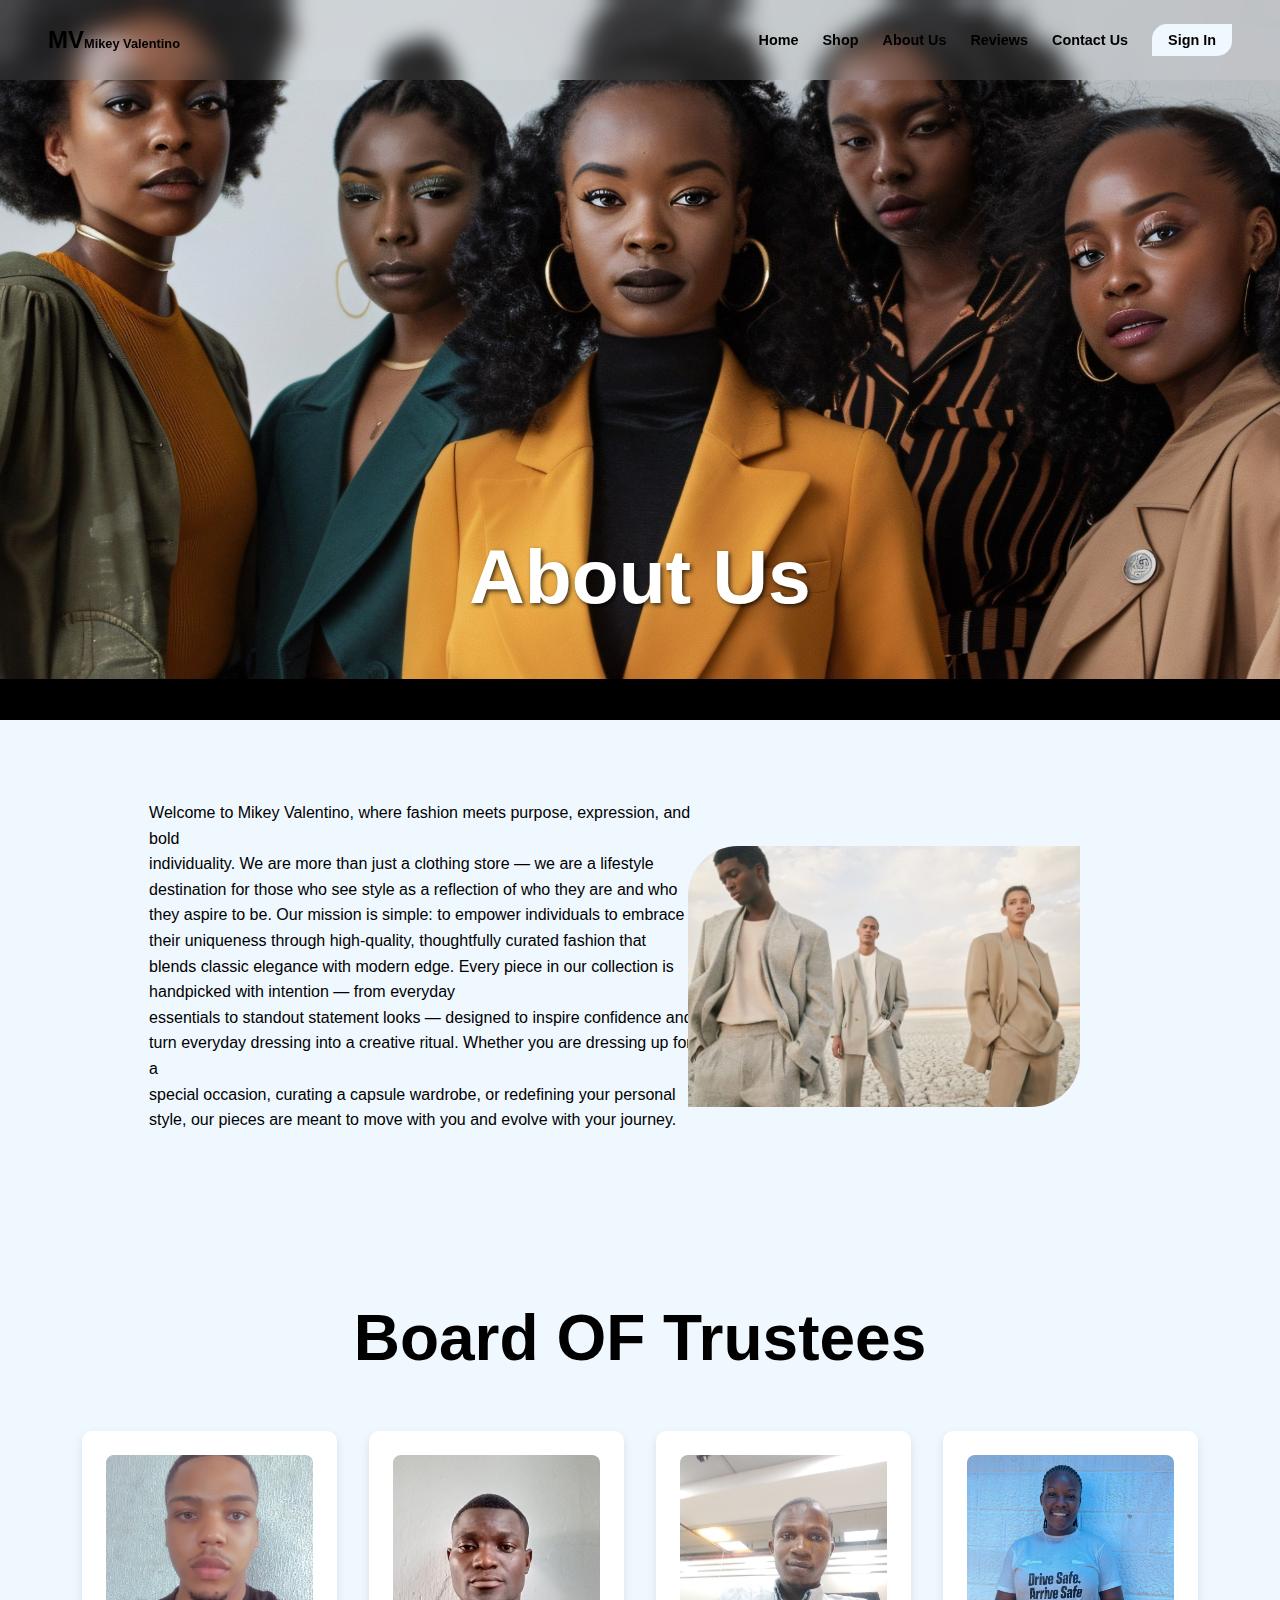
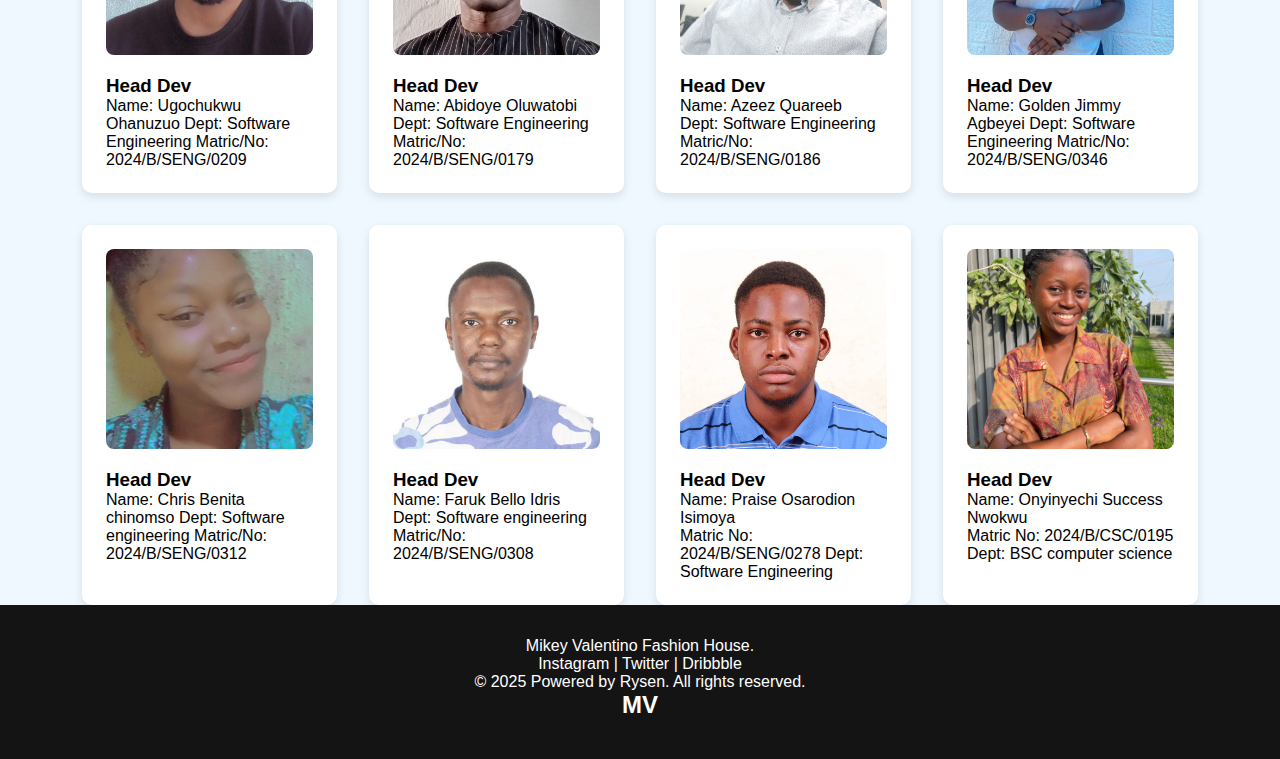
<file: about.html>
<!DOCTYPE html>
<html lang="en">
<head>
    <meta charset="UTF-8">
    <meta name="viewport" content="width=device-width, initial-scale=1.0">
    <title>Document</title>
    <link rel="stylesheet" href="about.css">
</head>
<body>
    <header>
        <!--The Header Of The Webpage-->
     <section id="header">
            <h1>MV<span>Mikey Valentino</span></h1>
    </section>
        <nav class=".navbar">
             <ul class="nav-links">
                    <li><a href="index.html">Home</a></li>
                    <li><a href="shop index1.html">Shop</a></li>
                    <li><a href="about.html">About Us</a></li>
                    <li><a href="testimonials.html">Reviews</a></li>
                    <li><a href="#" onclick="alert('Open, Pick an app?'); return false;">Contact Us</a></li>
                    <li><a href="sign-in.html" class="signin-button">Sign In</a></li>
            </ul>
        </nav>
    </header>
    <main>
        <!---->
        <section class="banner">
                <div>
                    <img src="images/aboutUs1.jpg" alt="About-image">
                </div>
                <div>
                    <h1>About Us</h1>
                </div>
        </section>
            <!---->
        <section class="welcome-section">
             <div class="welcome-text">
                <div class="welcome-content">
                    <p>
                            Welcome to Mikey Valentino, where fashion meets purpose, expression, and bold <br>
                            individuality. We are more than just a clothing store — we are a lifestyle <br>
                            destination for those who see style as a reflection of who they are and who<br>
                            they aspire to be. Our mission is simple: to empower individuals to embrace<br>
                            their uniqueness through high-quality, thoughtfully curated fashion that <br>
                            blends classic elegance with modern edge.
                            Every piece in our collection is <br>
                            handpicked with intention — from everyday<br>
                            essentials to standout statement looks — designed to inspire confidence and<br>
                            turn everyday dressing into a creative ritual. Whether you are dressing up for a <br>
                            special occasion, curating a capsule wardrobe, or redefining your personal <br>
                            style, our pieces are meant to move with you and evolve with your journey.
                    </p>
                </div>
                </div>
                 <div class="welcome-image">
                    <img src="images/welcome.jpg" alt="welcme-image">
                </div>
        </section>
        <!--Board Of Trustees Section-->
        <section class="Trustees">
            <div class="Board">
                <p>Board  OF Trustees</p>
            </div>
                <div class="card-group">
                     <div class="card">
                         <img src="images/student.jpg" alt="Image">
                         <h3>Head Dev</h3>
                         <p>Name: Ugochukwu Ohanuzuo
                                    Dept: Software Engineering
                                    Matric/No: 2024/B/SENG/0209</p>
                      </div>
                      <div class="card">
                            <img src="images/student1.jpg" alt="Image">
                            <h3>Head Dev</h3>
                             <p>Name: Abidoye Oluwatobi
                                    Dept: Software Engineering
                                    Matric/No: 2024/B/SENG/0179</p>
                        </div>
                        <div class="card">
                            <img src="images/student2.jpg" alt="Image">
                             <h3>Head Dev</h3>
                             <p>Name: Azeez Quareeb
                                    <br>Dept: Software Engineering 
                                    Matric/No: 2024/B/SENG/0186</p>
                        </div>
                         <div class="card">
                         <img src="images/student4.jpg" alt="Image">
                         <h3>Head Dev</h3>
                         <p>Name: Golden Jimmy Agbeyei 
                                 Dept: Software Engineering
                                 Matric/No: 2024/B/SENG/0346</p>
                      </div>
                       <div class="card">
                         <img src="images/student5.jpg" alt="Image">
                         <h3>Head Dev</h3>
                         <p>Name: Chris Benita chinomso 
                                Dept: Software engineering 
                                Matric/No: 2024/B/SENG/0312</p>
                      </div>
                       <div class="card">
                         <img src="images/student6.jpg" alt="Image">
                         <h3>Head Dev</h3>
                         <p>Name: Faruk Bello Idris<br>
                                Dept: Software engineering
                                Matric/No: 2024/B/SENG/0308</p>
                      </div>
                       <div class="card">
                         <img src="images/student7.jpg" alt="Image">
                         <h3>Head Dev</h3>
                         <p>Name: Praise Osarodion Isimoya<br>
                                Matric No: 2024/B/SENG/0278
                                Dept: Software Engineering</p>
                      </div>
                            <div class="card">
                         <img src="images/student8.jpg" alt="Image">
                         <h3>Head Dev</h3>
                         <p>Name: Onyinyechi Success Nwokwu<br>
                                Matric No: 2024/B/CSC/0195
                                Dept: BSC computer science</p>
                    </div>
                </div>
            </section>
        </main>
        <footer>
            <div class="footer">
            <div >
                <p>Mikey Valentino Fashion House.</p>
                <p>Instagram | Twitter | Dribbble</p>
                <p>© 2025 Powered by Rysen. All rights reserved.</p>
                </div>
                <div class="footer-logo">MV</div>
            </div>
        </footer>
        <script src="about.js"></script>
    </body>
</html>
</file>
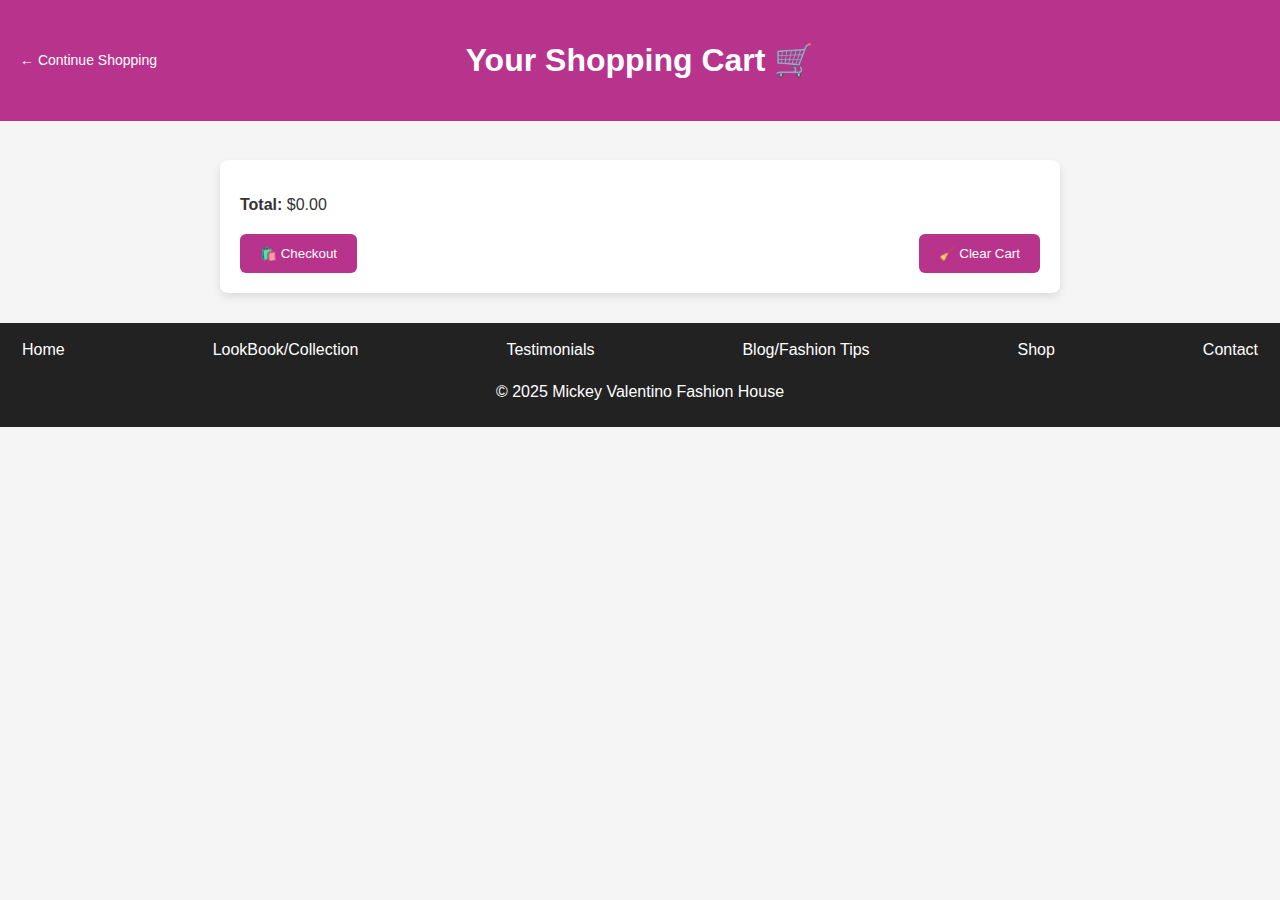
<file: cart-index.html>
<!DOCTYPE html>
<html lang="en">
<head>
  <meta charset="UTF-8" />
  <meta name="viewport" content="width=device-width, initial-scale=1.0"/>
  <title>Your Cart | Mickey Valentino</title>
  <link rel="stylesheet" href="cart-style.css" />
</head>
<body>

  <header>
    <h1>Your Shopping Cart 🛒</h1>
    <h2>                                 </h2>
    <a href="shop index1.html" class="back-link">← Continue Shopping</a>
  </header>
    <section>
            <a href="shop index1.html" class="marquee-container">
                <div class="marquee">
                    <div class="marquee-content">
                        📢 FLASH SALE! 70% OFF EVERYTHING – TODAY ONLY! 📢
                        📢 FLASH SALE! 70% OFF EVERYTHING – TODAY ONLY! 📢
                    </div>
                </div>
            </a>
    </section>
  <main class="cart-container">
    <ul id="cart-items"></ul>
    <p><strong>Total:</strong> $<span id="total">0</span></p>
    <div class="buttons">
      <button id="checkout-btn">🛍️ Checkout</button>
      <button id="reset-btn">🧹 Clear Cart</button>
    </div>
  </main>

  <footer>
     <button class="hamburger" onclick="toggleMenu()">☰</button>
    <nav class="nav-links" id="navLinks">
      <a href="index.html">Home</a>
      <a href="collection.html">LookBook/Collection</a>
      <a href="testimonials.html">Testimonials</a>
      <a href="fashion blog.html">Blog/Fashion Tips</a>
      <a href="shop index1.html">Shop</a>
      <a href="mailto:yourfashionhouse@gmail.com">Contact</a>
    </nav>
    <p>© 2025 Mickey Valentino Fashion House</p>
  </footer>

  <script src="cart-script.js"></script>
</body>
</html>
</file>
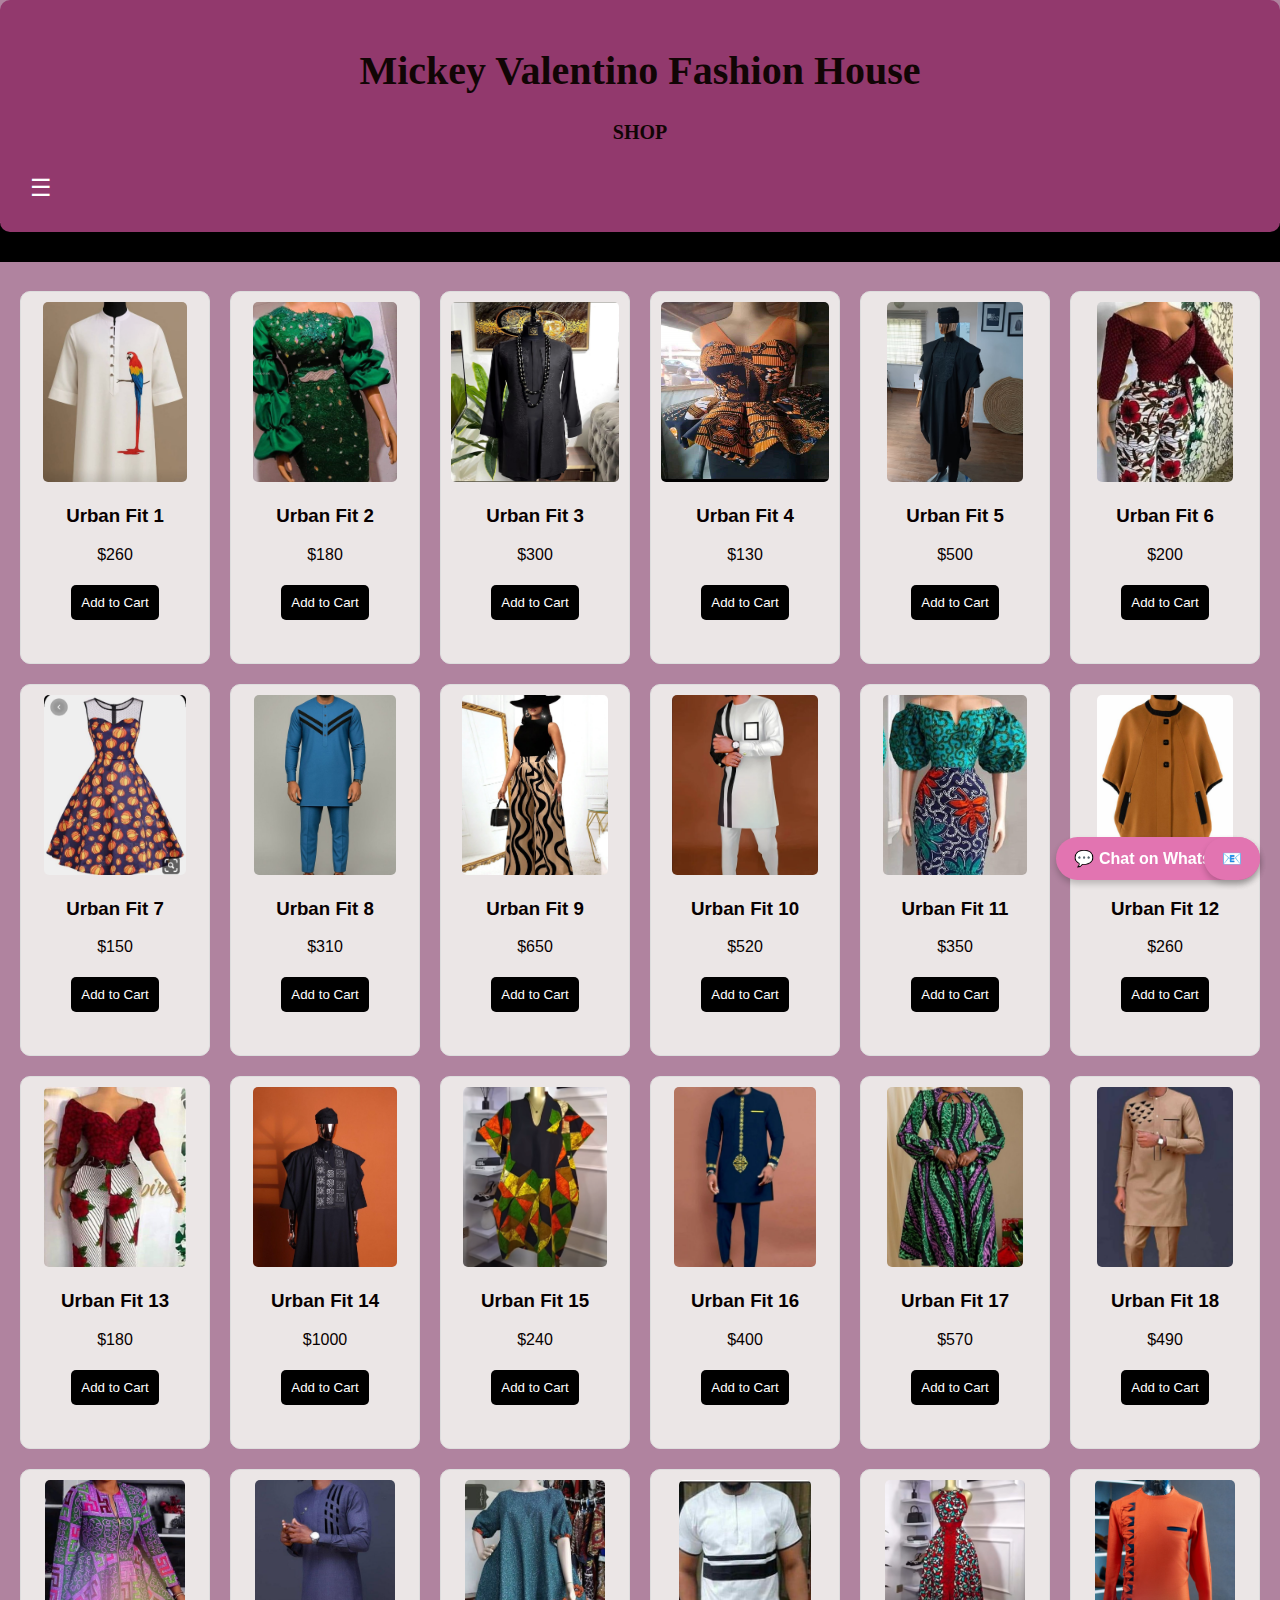
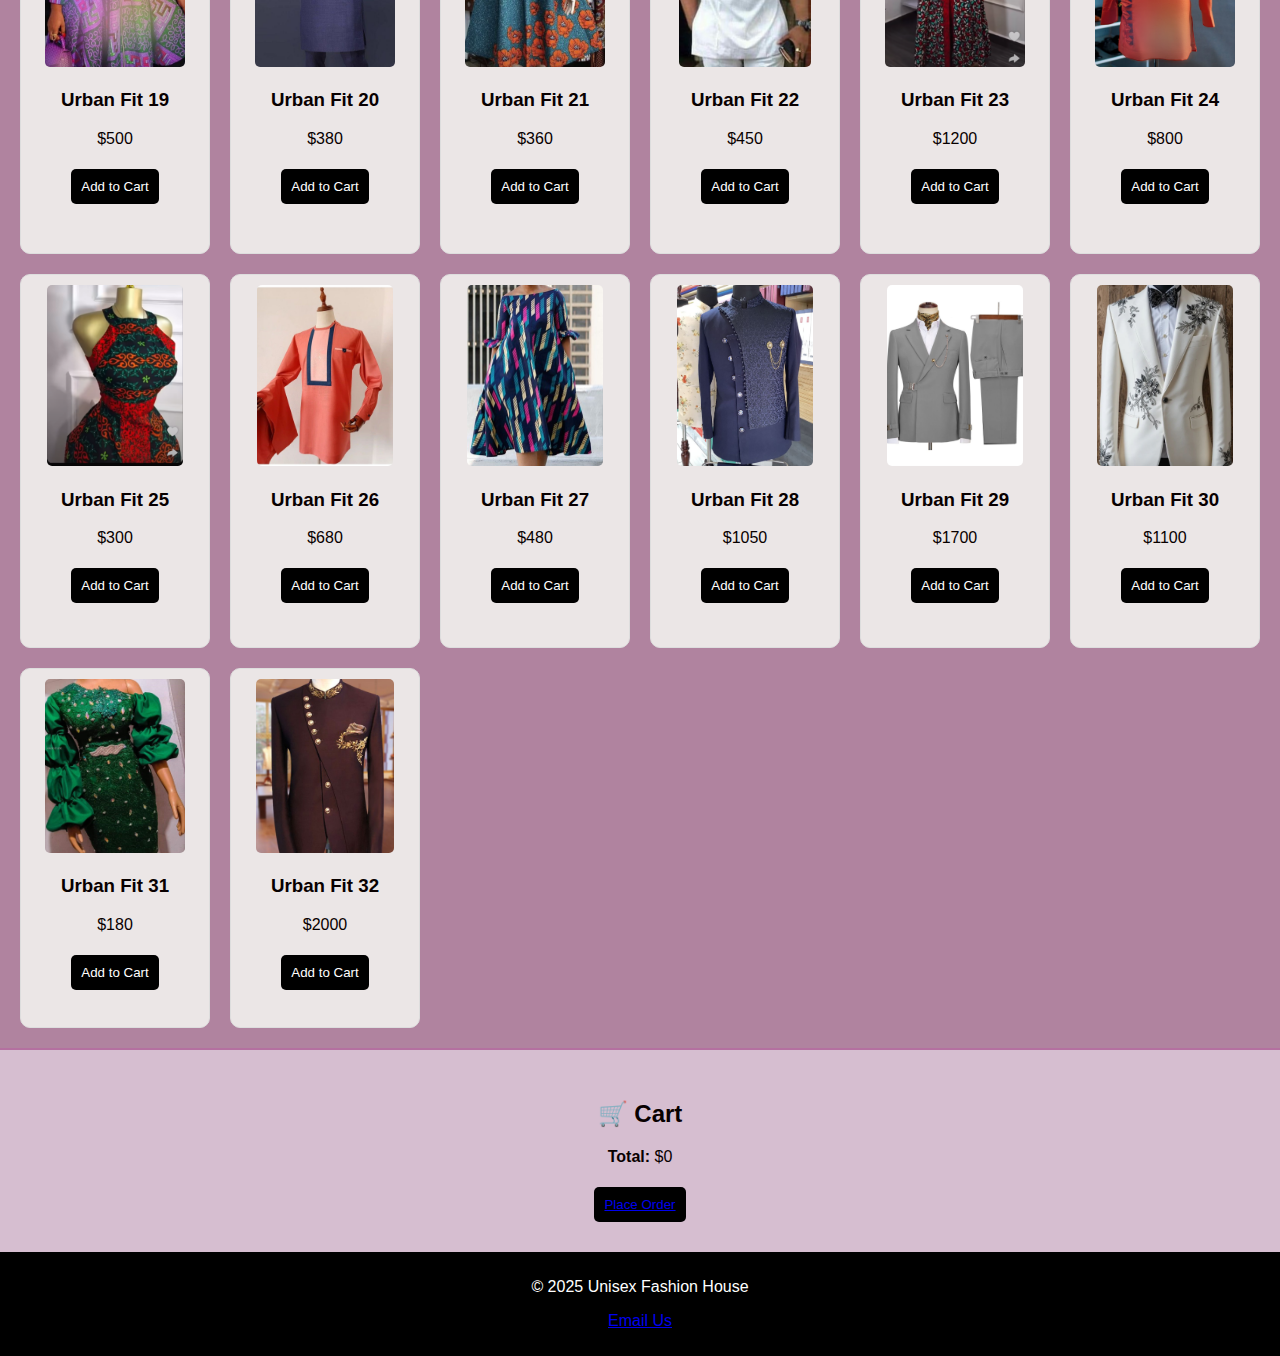
<file: shop index1.html>
<!DOCTYPE html>
<html lang="en">
<head>
  <meta charset="UTF-8">
  <meta name="viewport" content="width=device-width, initial-scale=1">
  <title>Mickey Valentino Shop </title>
  <link rel="stylesheet" href="Shop style3.css">
</head>
<body>
  <header>
    <h1>Mickey Valentino Fashion House</h1>
    <p><strong>SHOP</strong></p>
     <button class="hamburger" onclick="toggleMenu()">☰</button>
    <nav class="nav-links" id="navLinks">
      <a href="index.html">Home</a>
      <a href="testimonials.html">Testimonials</a>
      <a href="cart-index.html">Cart</a>
      <a href="collection.html">LookBook/Collection</a>
      <a href="mailto:yourfashionhouse@gmail.com">Contact</a>
    </nav>
  </header>
  <!--The Marquee Section-->
       <section>
            <a href="shop index1.html" class="marquee-container">
                <div class="marquee">
                    <div class="marquee-content">
                        📢 FLASH SALE! 70% OFF EVERYTHING – TODAY ONLY! 📢
                        📢 FLASH SALE! 70% OFF EVERYTHING – TODAY ONLY! 📢
                    </div>
                </div>
            </a>
    </section>
  <main>
    <section class="gallery">
      <!-- Repeat this block for each product -->
      <!-- Sample for 20 images -->
      <div class="item" data-name="Urban Fit 1" data-price="260">
        <img src="pictures/men 001.png" alt="Look 1">
        <h3>Urban Fit 1</h3>
        <p>$260</p>
        <button class="add-to-cart">Add to Cart</button>
      </div>
      <div class="item" data-name="Urban Fit 2" data-price="180">
        <img src="pictures/FB_IMG_1588874556642.jpg" alt="Look 1">
        <h3>Urban Fit 2</h3>
        <p>$180</p>
        <button class="add-to-cart">Add to Cart</button>
      </div>
      <div class="item" data-name="Urban Fit 3" data-price="300">
        <img src="pictures/men 002 500x300.png" width="400" height="300"  alt="Look 1">
        <h3>Urban Fit 3</h3>
        <p>$300</p>
        <button class="add-to-cart">Add to Cart</button>
      </div>
      <div class="item" data-name="Urban Fit 4" data-price="130">
        <img src="pictures/female 003.jpg"  width="200" height="50" alt="Look 1">
        <h3>Urban Fit 4</h3>
        <p>$130</p>
        <button class="add-to-cart">Add to Cart</button>
      </div>
      <div class="item" data-name="Urban Fit 5" data-price="500">
        <img src="pictures/men 004.png" alt="Look 1">
        <h3>Urban Fit 5</h3>
        <p>$500</p>
        <button class="add-to-cart">Add to Cart</button>
      </div>
      <div class="item" data-name="Urban Fit 6" data-price="200">
        <img src="pictures/female 007.jpg" alt="Look 1">
        <h3>Urban Fit 6</h3>
        <p>$200</p>
        <button class="add-to-cart">Add to Cart</button>
      </div>
      <div class="item" data-name="Urban Fit 7" data-price="150">
        <img src="pictures/FB_IMG_1593039073067.jpg" alt="Look 1">
        <h3>Urban Fit 7</h3>
        <p>$150</p>
        <button class="add-to-cart">Add to Cart</button>
      </div>
      <div class="item" data-name="Urban Fit 8" data-price="310">
        <img src="pictures/men 006.png" alt="Look 1">
        <h3>Urban Fit 8</h3>
        <p>$310</p>
        <button class="add-to-cart">Add to Cart</button>
      </div>
      <div class="item" data-name="Urban Fit 9" data-price="650">
        <img src="pictures/femal 002.png" alt="Look 1">
        <h3>Urban Fit 9</h3>
        <p>$650</p>
        <button class="add-to-cart">Add to Cart</button>
      </div>
      <div class="item" data-name="Urban Fit 10" data-price="520">
        <img src="pictures/men 200.png" alt="Look 1">
        <h3>Urban Fit 10</h3>
        <p>$520</p>
        <button class="add-to-cart">Add to Cart</button>
      </div>
      <div class="item" data-name="Urban Fit 11" data-price="350">
        <img src="pictures/female 1200.jpg" alt="Look 1">
        <h3>Urban Fit 11</h3>
        <p>$350</p>
        <button class="add-to-cart">Add to Cart</button>
      </div>
      <div class="item" data-name="Urban Fit 12" data-price="260">
        <img src="pictures/men 005.png" alt="Look 1">
        <h3>Urban Fit 12</h3>
        <p>$260</p>
        <button class="add-to-cart">Add to Cart</button>
      </div>
      <div class="item" data-name="Urban Fit 13" data-price="180">
        <img src="pictures/female 035.jpg" alt="Look 1">
        <h3>Urban Fit 13</h3>
        <p>$180</p>
        <button class="add-to-cart">Add to Cart</button>
      </div>
      <div class="item" data-name="Urban Fit 14" data-price="1000">
        <img src="pictures/men 003.png" alt="Look 1">
        <h3>Urban Fit 14</h3>
        <p>$1000</p>
        <button class="add-to-cart">Add to Cart</button>
      </div>
    
      <div class="item" data-name="Urban Fit 15" data-price="240">
        <img src="pictures/female 170.png" alt="Look 1">
        <h3>Urban Fit 15</h3>
        <p>$240</p>
        <button class="add-to-cart">Add to Cart</button>
      </div>
      </div>
      <div class="item" data-name="Urban Fit 16" data-price="400">
        <img src="pictures/male 222.png" alt="Look 1">
        <h3>Urban Fit 16</h3>
        <p>$400</p>
        <button class="add-to-cart">Add to Cart</button>
      </div>
     
      <div class="item" data-name="Urban Fit 17" data-price="570">
        <img src="pictures/female 456.png" alt="Look 1">
        <h3>Urban Fit 17</h3>
        <p>$570</p>
        <button class="add-to-cart">Add to Cart</button>
      </div>
      
      <div class="item" data-name="Urban Fit 18" data-price="490">
        <img src="pictures/male 463.png" alt="Look 1">
        <h3>Urban Fit 18</h3>
        <p>$490</p>
        <button class="add-to-cart">Add to Cart</button>
      </div>
      </div>
      <div class="item" data-name="Urban Fit 19" data-price="500">
        <img src="pictures/female 332.png" alt="Look 1">
        <h3>Urban Fit 19</h3>
        <p>$500</p>
        <button class="add-to-cart">Add to Cart</button>
      </div>
     
      <div class="item" data-name="Urban Fit 20" data-price="380">
        <img src="pictures/male 657.png" alt="Look 1">
        <h3>Urban Fit 20</h3>
        <p>$380</p>
        <button class="add-to-cart">Add to Cart</button>
      </div>
      
      <div class="item" data-name="Urban Fit 21" data-price="360">
        <img src="pictures/female 484.png" alt="Look 1">
        <h3>Urban Fit 21</h3>
        <p>$360</p>
        <button class="add-to-cart">Add to Cart</button>
      </div>
      
      <div class="item" data-name="Urban Fit 22" data-price="450">
        <img src="pictures/men 007.jpg" alt="Look 1">
        <h3>Urban Fit 22</h3>
        <p>$450</p>
        <button class="add-to-cart">Add to Cart</button>
      </div>
      
      <div class="item" data-name="Urban Fit 23" data-price="1200">
        <img src="pictures/female 030.png" alt="Look 1">
        <h3>Urban Fit 23</h3>
        <p>$1200</p>
        <button class="add-to-cart">Add to Cart</button>
      </div>
     
      <div class="item" data-name="Urban Fit 24" data-price="800">
        <img src="pictures/male 2020.png" alt="Look 1">
        <h3>Urban Fit 24</h3>
        <p>$800</p>
        <button class="add-to-cart">Add to Cart</button>
      </div>
      
      <div class="item" data-name="Urban Fit 25" data-price="300">
        <img src="pictures/female 410.png" alt="Look 1">
        <h3>Urban Fit 25</h3>
        <p>$300</p>
        <button class="add-to-cart">Add to Cart</button>
      </div>
      <div class="item" data-name="Urban Fit 26" data-price="680">
        <img src="pictures/male 2021.png" alt="Look 1">
        <h3>Urban Fit 26</h3>
        <p>$680</p>
        <button class="add-to-cart">Add to Cart</button>
      </div>
      <div class="item" data-name="Urban Fit 27" data-price="480">
        <img src="pictures/female 419.png" alt="Look 1">
        <h3>Urban Fit 27</h3>
        <p>$480</p>
        <button class="add-to-cart">Add to Cart</button>
      </div>
      <div class="item" data-name="Urban Fit 28" data-price="1050">
        <img src="pictures/suit 006.png" alt="Look 1">
        <h3>Urban Fit 28</h3>
        <p>$1050</p>
        <button class="add-to-cart">Add to Cart</button>
      </div>
      <div class="item" data-name="Urban Fit 29" data-price="1700">
        <img src="pictures/suit 009.png" alt="Look 1">
        <h3>Urban Fit 29</h3>
        <p>$1700</p>
        <button class="add-to-cart">Add to Cart</button>
      </div>
      <div class="item" data-name="Urban Fit 30" data-price="1100">
        <img src="pictures/suit 003.png" alt="Look 1">
        <h3>Urban Fit 30</h3>
        <p>$1100</p>
        <button class="add-to-cart">Add to Cart</button>
      </div>
      <div class="item" data-name="Urban Fit 31" data-price="180">
        <img src="pictures/female 300.jpg" alt="Look 1">
        <h3>Urban Fit 31</h3>
        <p>$180</p>
        <button class="add-to-cart">Add to Cart</button>
      </div>
      <div class="item" data-name="Urban Fit 32" data-price="2000">
        <img src="pictures/suit 007.png" alt="Look 1">
        <h3>Urban Fit 32</h3>
        <p>$2000</p>
        <button class="add-to-cart">Add to Cart</button>
      </div>
     
    </section>

    <section class="cart-section">
      <h2>🛒 Cart</h2>
      <ul id="cart-items"></ul>
      <p><strong>Total:</strong> $<span id="total">0</span></p>
     <button><a href="cart-index.html" id="order-btn">Place Order</a></button>

    </section>
  </main>

  <footer>
    <p>© 2025 Unisex Fashion House</p>
    <a
  href="https://wa.me/2348012345678?text=Hi%20Unisex%20Fashion%20House%2C%20I'm%20interested%20in%20placing%20an%20order!"
  class="whatsapp-float"
  target="_blank"
  title="Chat with us on WhatsApp">
  💬 Chat on WhatsApp
  <p>
  📧 <a href="mailto:yourfashionhouse@gmail.com?subject=Order%20Inquiry&body=Hello%2C%20I%20would%20like%20to%20order%20..." target="_blank">Email Us</a>
</p>

  </footer>

 
  
</a>
 <script src="Shop script.js"></script>
</body>
</html>
</file>
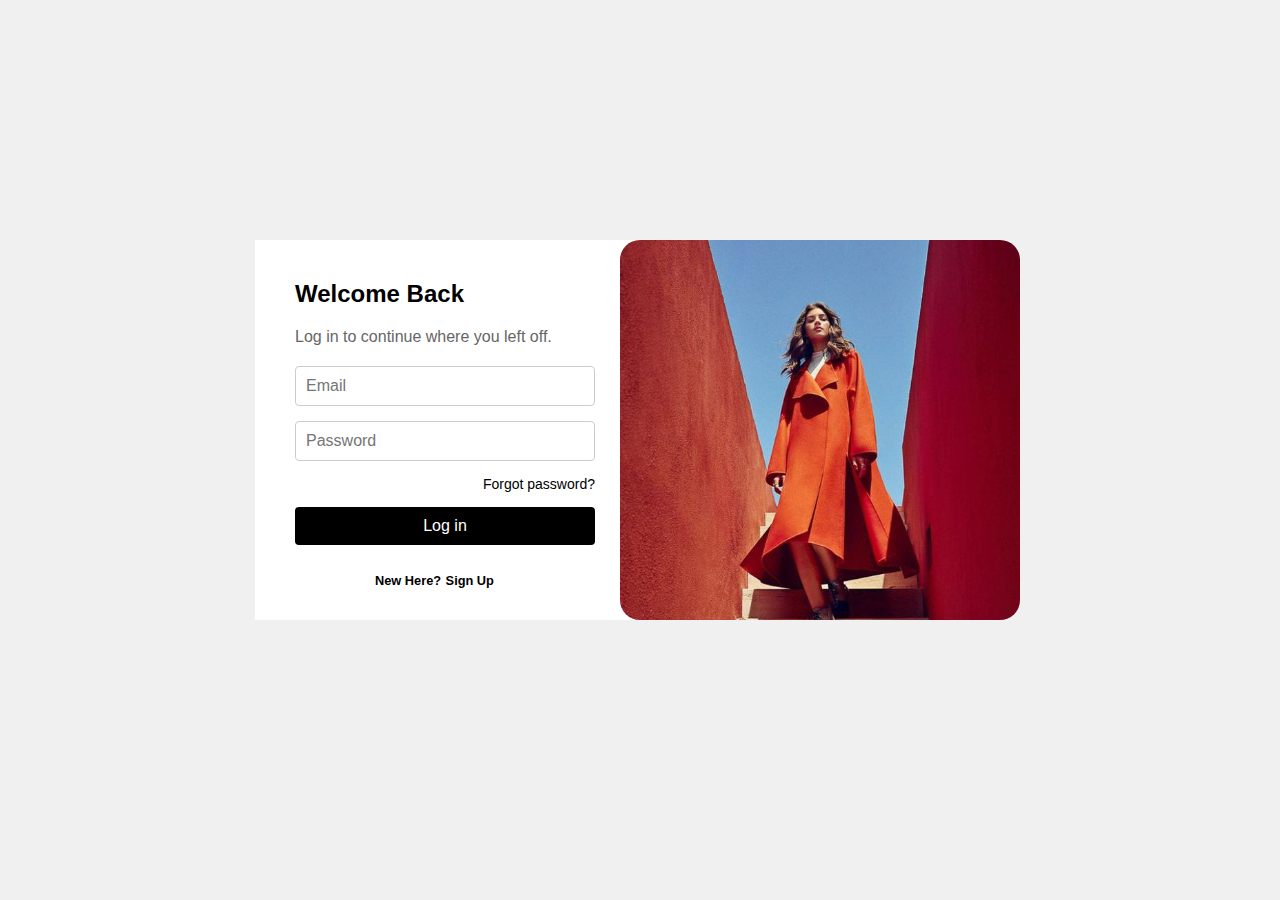
<file: sign-In.html>
<!DOCTYPE html>
<html lang="en">
<head>
    <meta charset="UTF-8">
    <meta name="viewport" content="width=device-width, initial-scale=1.0">
    <title>Account Forms</title>
    <link rel="stylesheet" href="sign-in.css">
</head>
<body>
    <section>
  <div class="form-section">
            <h2>Welcome Back</h2>
            <p>Log in to continue where you left off.</p>
            <form>
                <input type="email" placeholder="Email" required>
                <input type="password" placeholder="Password" required>
                <a href="#" class="forgot-password">Forgot password?</a>
                <button type="submit">Log in</button>
            </form>
        </div>
        <div class="sign-up">
            <p>New Here?</p>
            <a href="sign-up.html">Sign Up</a>
        </div>
        <!-- Background Image -->
        <div class="image-section">
            <img src="images/Signup-login.jpg" alt="Background Image">
        </div>
    </div>  
        </div>
        </section>
</body>
</html>
</file>
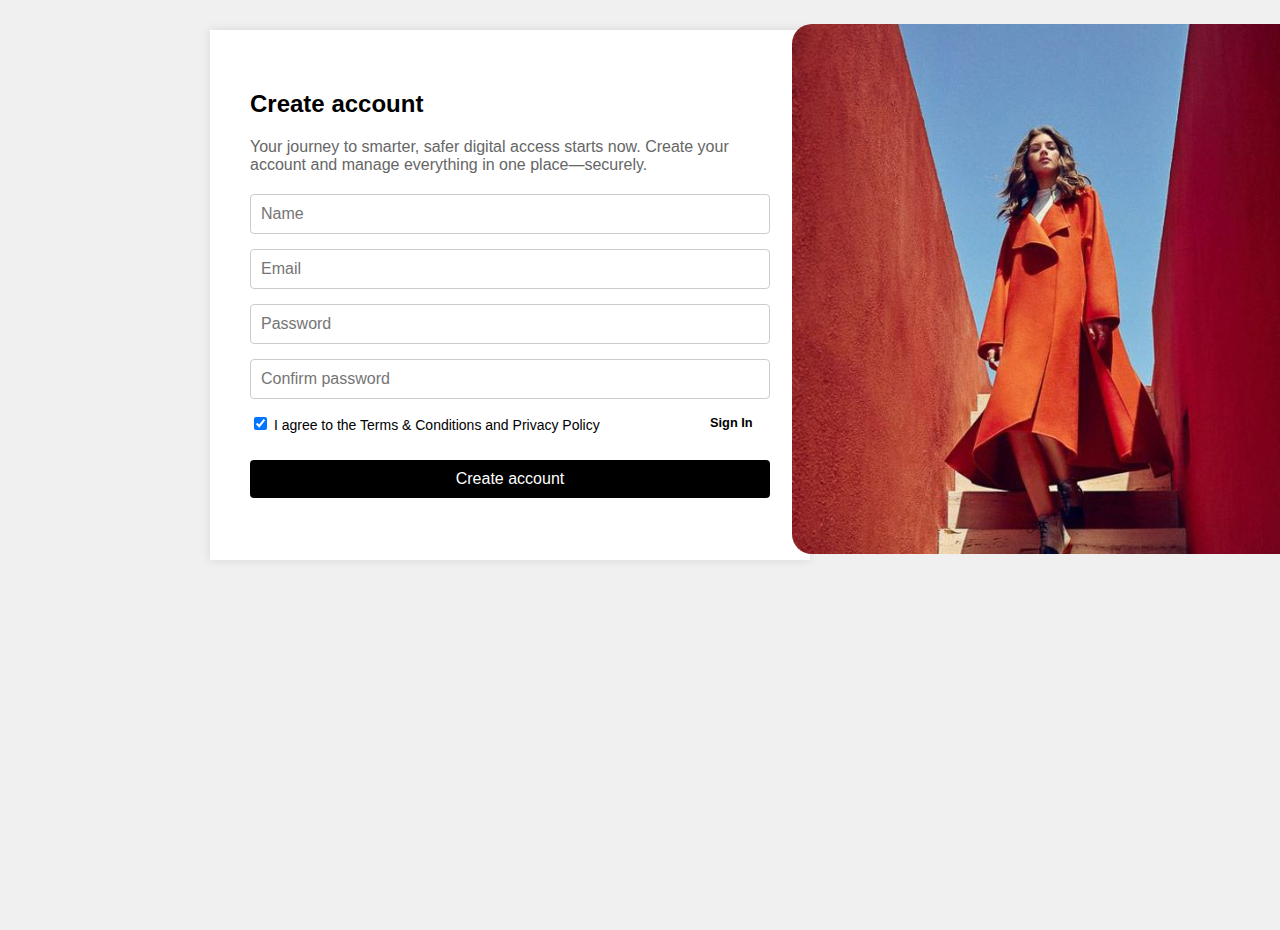
<file: sign-up.html>
<!DOCTYPE html>
<html lang="en">
<head>
    <meta charset="UTF-8">
    <meta name="viewport" content="width=device-width, initial-scale=1.0">
    <title>Account Forms</title>
    <link rel="stylesheet" href="sign-up.css">
</head>
<body>
    <div class="container">
        <!-- Create Account Form -->
        <div class="form-section">
            <h2>Create account</h2>
            <p>Your journey to smarter, safer digital access starts now. Create your account and manage everything in one place—securely.</p>
            <form>
                <input type="text" placeholder="Name" required>
                <input type="email" placeholder="Email" required>
                <input type="password" placeholder="Password" required>
                <input type="password" placeholder="Confirm password" required>
                <label>
                    <input type="checkbox" checked> I agree to the Terms & Conditions and Privacy Policy
                </label>
                <button type="submit">Create account</button>
                    <div>
                         <a href="sign-In.html" class="sign-in">Sign In</a>
                     </div>
            </form>
              <!-- Background Image -->
        <div class="image-section">
            <img src="images/Signup-login.jpg" alt="Background Image">
        </div>
     </div>
</body>        
</html>
</file>
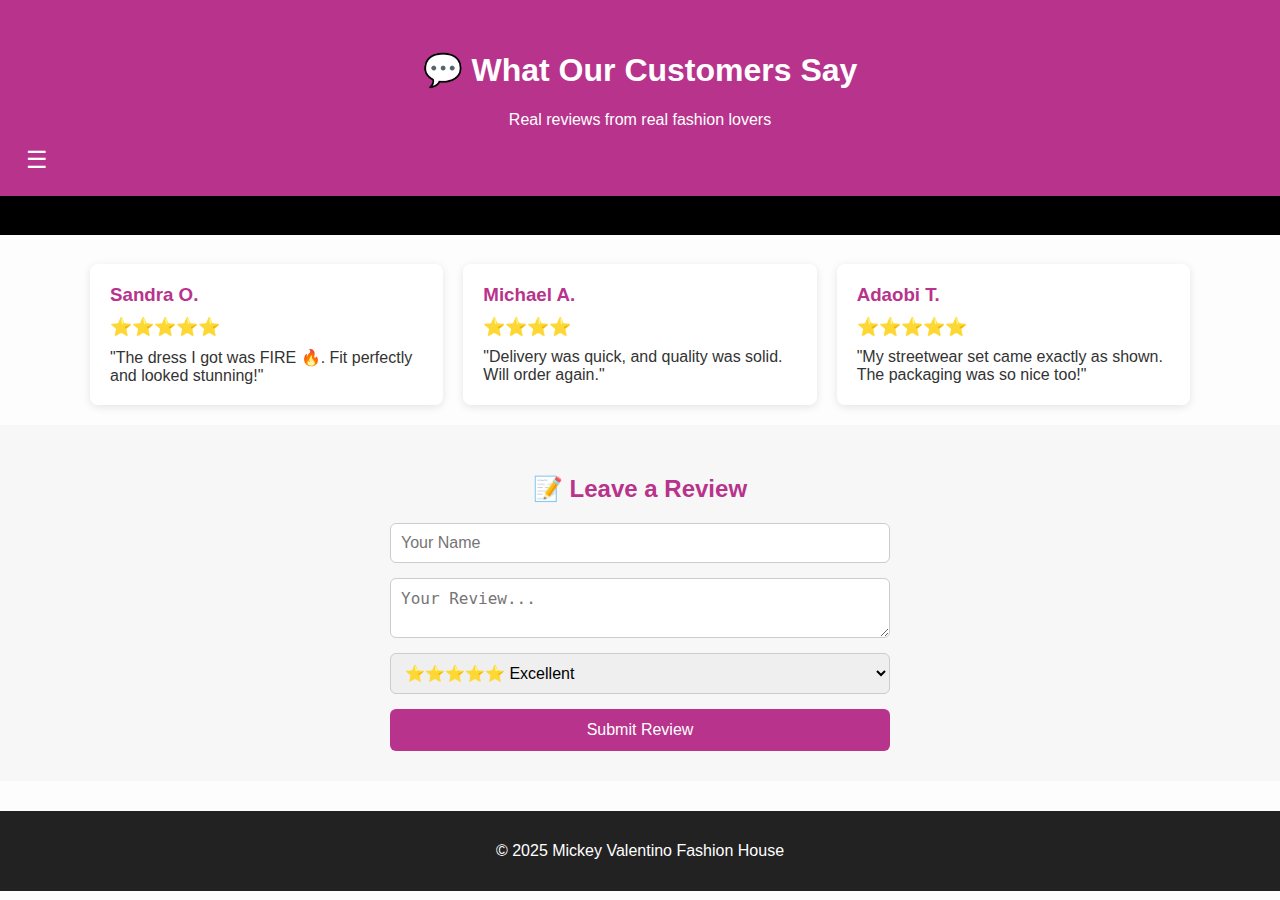
<file: testimonials.html>
<!DOCTYPE html>
<html lang="en">
<head>
  <meta charset="UTF-8" />
  <meta name="viewport" content="width=device-width, initial-scale=1.0"/>
  <title>Mickey Valentino Customers Reviews</title>
  <link rel="stylesheet" href="testimonialstyle.css" />
</head>
<body>
  <header class="testimonial-header">
    <h1>💬 What Our Customers Say</h1>
    <p>Real reviews from real fashion lovers</p>
    <button class="hamburger" onclick="toggleMenu()">☰</button>
    <nav class="nav-links" id="navLinks">
      <a href="index.html">Home</a>
      <a href="collection.html">LookBook/Collection</a>
      <a href="cart-index.html">Cart</a>
      <a href="shop index1.html">shop</a>
      <a href="mailto:yourfashionhouse@gmail.com">Contact</a>
    </nav>
  </header>
      <section>
            <a href="shop index1.html" class="marquee-container">
                <div class="marquee">
                    <div class="marquee-content">
                        📢 FLASH SALE! 70% OFF EVERYTHING – TODAY ONLY! 📢
                        📢 FLASH SALE! 70% OFF EVERYTHING – TODAY ONLY! 📢
                    </div>
                </div>
            </a>
    </section>
  <main class="testimonial-container" id="testimonialContainer">
    <!-- Reviews will load here from JS -->
  </main>

  <section class="testimonial-form">
    <h2>📝 Leave a Review</h2>
    <form id="reviewForm">
      <input type="text" id="name" placeholder="Your Name" required />
      <textarea id="message" placeholder="Your Review..." required></textarea>
      <select id="rating">
        <option value="5">⭐⭐⭐⭐⭐ Excellent</option>
        <option value="4">⭐⭐⭐⭐ Great</option>
        <option value="3">⭐⭐⭐ Good</option>
        <option value="2">⭐⭐ Fair</option>
        <option value="1">⭐ Poor</option>
      </select>
      <button type="submit">Submit Review</button>
    </form>
  </section>

  <footer>
    <p>© 2025 Mickey Valentino Fashion House</p>
  </footer>

  <script src="testimonialscript.js"></script>
</body>
</html>
</file>
<file: about.css>
:root {
  --primary-bg: #000;
  --header-bg: rgba(255, 255, 255, 0.1);
  --text-dark: #000;
  --text-light: aliceblue;
  --accent-color: red;
}

* {
  box-sizing: border-box;
  margin: 0;
  padding: 0;
}

body {
  font-family: 'Gill Sans', 'Gill Sans MT', Calibri, 'Trebuchet MS', sans-serif;
  background-color: var(--primary-bg);
  color: var(--text-light);
  display: flex;
  flex-direction: column;
  min-height: 100vh;
}


header {
  background: var(--header-bg);
  backdrop-filter: blur(10px);
  -webkit-backdrop-filter: blur(10px);
  padding: 1rem;
  position: fixed;
  width: 100%;
  top: 0;
  z-index: 1000;
  display: flex;
  justify-content: space-between;
  align-items: center;
  height: 80px;
}

#header h1 {
  color: var(--text-dark);
  font-size: 1.5rem;
  margin-left: 2rem;
}
span{
    font-size: 0.8rem;
}

nav ul {
  display: flex;
  gap: 1.5rem;
  list-style: none;
  margin-right: 2rem;
}

nav ul li a {
  color: var(--text-dark);
  text-decoration: none;
  font-size: 0.9rem;
  transition: color 0.3s ease;
  font-weight: bold;
}

nav ul li a:hover {
  color: rgb(230, 0, 0);
}

.signin-button {
  padding: 0.5rem 1rem;
  background-color: var(--text-light);
  color: var(--text-dark);
  border: none;
  border-radius: 15px 0px;
  font-weight: bold;
  cursor: pointer;
  transition: all 0.3s ease;
}

.signin-button:hover {
  color: var(--accent-color);
  transform: translateY(-2px);
}

.banner {
  position: relative;
  width: 100%;
  height: 80vh; 
  max-height: 800px; 
  overflow: hidden;
  margin-top: 0px; 
}


.banner img {
  width: 100%;
  height: 100%;
  object-fit: cover; 
  object-position: center; 
}


.banner h1 {
  position: absolute;
  top: 80%;
  left: 50%;
  transform: translate(-50%, -50%);
  font-size: clamp(2rem, 6vw, 5rem); 
  color: white;
  text-shadow: 2px 2px 4px rgba(0,0,0,0.7);
  text-align: center;
  width: 90%;
  padding: 0 5%;
}


.welcome-content {
  max-width: 800px;
  margin: 0 auto;
  padding: 2rem;
  line-height: 1.6;
}

.welcome-content p {
  margin-bottom: 1.5rem;
  font-size: 1rem;
  color: #000;
}


.welcome-section {
  display: flex;
  align-items: center;
  gap: 3rem; 
  padding: 3rem 2rem;
  background-color: aliceblue;
}

.welcome-text {
  flex: 1;
  min-width: 50%;
  margin-left: 7%;
}

.welcome-image {
  flex: 1;
  min-width: 40%;
  margin-left: -7%;
}
.welcome-image img{
    width: 70%;
    border-radius: 50px 0px;
}

/* Board Section */
.Trustees{
  background-color: aliceblue;
  height: auto;
}

.Board {
  background-color: var(--text-light);
  padding: 4rem 2rem;
}

.Board p {
  text-align: center;
  font-size: clamp(2rem, 5vw, 5rem);
  font-weight: bold;
  color: var(--text-dark);
  margin-bottom: 2rem;
}

.card-group {
  display: flex;
  flex-wrap: wrap;
  gap: 2rem;
  justify-content: center;
  max-width: 1200px;
  margin: 0 auto;
  margin-top: -40px;
}

.card {
  background: white;
  color: #000;
  border-radius: 10px;
  box-shadow: 0 4px 10px rgba(0,0,0,0.1);
  width: 255px;
  padding: 1.5rem;
  transition: transform 0.3s ease;
}

.card:hover {
  transform: translateY(-5px);
}

.card img {
  width: 100%;
  height: 200px;
  object-fit: cover;
  border-radius: 8px;
  margin-bottom: 1rem;
}

footer {
  background-color: #141414; 
  color: white;
  padding: 2rem 1rem;
  text-align: center;
  position: relative; 
  width: 100%;
  box-sizing: border-box; 
}

.footer-content p{
   max-width: 1200px;
  margin: 0 auto; 
  display: flex;
  flex-direction: column;
  gap: 1rem;
}

.footer-logo{
   font-size: 1.5rem;
  font-weight: 600;
  margin-bottom: 0.5rem;
}


/* Responsive Adjustments */
@media (max-width: 768px) {
  header {
    flex-direction: column;
    height: 100px;
    padding: 1rem;
  }

  nav ul {
    margin: 1rem 0;
  }

  .banner img{
    position: relative;
    top: 50px;
  }

  .banner h1 {
    font-size: clamp(2rem, 6vw, 4rem);

  }

  .welcome,
  .Board {
    padding: 2rem 1rem;
  }

  .card {
    width: 100%;
    max-width: 300px;
  }
  .card-group{
    margin-top: -100px;
  }
  .welcome-image{
    display: none;
  }
  .Board p{
    position: relative;
    top: -80px;
    font-size: 3rem;
  }

  .welcome-image img{
    display: none;
  }
  .Board p{
    font-size: 3rem;
    margin-top: -30px;
  }
}
</file>
<file: cart-style.css>
body {
  font-family: Arial, sans-serif;
  margin: 0;
  background-color: #f5f5f5;
  color: #333;
}


.marquee-container {
  display: block;
  text-decoration: none;
  color: inherit;
  position: relative; 
  z-index: 100;
  top: -18vh;
}

.marquee {
  width: 100%;
  background-color: black;
  color: white;
  padding: 10px 0;
  overflow: hidden;
  position: relative;
}

.marquee-content {
  display: inline-block;
  padding-left: 100%;
  white-space: nowrap;
  animation: marquee 15s linear infinite;
  pointer-events: none; 

}

@keyframes marquee {
  0% { transform: translateX(0); }
  100% { transform: translateX(-100%); }
}

.marquee-container:hover .marquee {
  background-color: #360805;
}

.marquee-container:hover .marquee-content {
  animation-play-state: paused;
}

header {
  background-color: #b8338b;
  color: white;
  padding: 20px;
  text-align: center;
  position: relative;
}

.back-link {
  position: absolute;
  left: 20px;
  top: 50%;
  transform: translateY(-50%);
  color: white;
  text-decoration: none;
  font-size: 14px;
}

.cart-container {
  padding: 20px;
  max-width: 800px;
  margin: auto;
  background: white;
  border-radius: 8px;
  box-shadow: 0 4px 10px rgba(0,0,0,0.1);
}

#cart-items {
  list-style: none;
  padding: 0;
}

#cart-items li {
  display: flex;
  align-items: center;
  justify-content: space-between;
  border-bottom: 1px solid #ccc;
  padding: 15px 0;
  gap: 15px;
  flex-wrap: wrap;
}

.cart-img {
  width: 70px;
  height: auto;
  border-radius: 8px;
  object-fit: cover;
}

.cart-details {
  flex: 1;
}

.cart-name {
  font-weight: bold;
}

.cart-price {
  color: #b8338b;
}

.qty-control {
  display: flex;
  align-items: center;
  gap: 5px;
}

.qty-control button {
  padding: 5px 10px;
  background-color: #b8338b;
  color: white;
  border: none;
  border-radius: 4px;
  font-weight: bold;
}

.remove-btn {
  background-color: crimson;
  color: white;
  padding: 6px 10px;
  border: none;
  border-radius: 4px;
  cursor: pointer;
}

.remove-btn:hover {
  background-color: darkred;
}

.buttons {
  display: flex;
  justify-content: space-between;
  margin-top: 20px;
}

#checkout-btn, #reset-btn {
  background-color: #b8338b;
  color: white;
  padding: 12px 20px;
  border: none;
  cursor: pointer;
  border-radius: 6px;
}

#checkout-btn:hover, #reset-btn:hover {
  background-color: #8e266d;
}

footer {
  background: #222;
  color: white;
  text-align: center;
  padding: 10px;
  margin-top: 30px;
}
.navbar {
  background-color: #b8338b;
  color: white;
  padding: 20px 30px;
  position: sticky;
  top: 0;

  z-index: 1000;

}
.nav-links {
  display: flex;
  justify-content: space-between;
  align-items: center;
  gap: 10px;
}

.nav-links a {
  color: white;
  text-decoration: none;
  font-weight: 500;
  padding: 8px 12px;
  transition: background-color 0.3s ease;
}

.nav-links a:hover {
  background-color: white;
  color: #b8338b;
  border-radius: 6px;
}

.hamburger {
  display: none;
  font-size: 24px;
  background: none;
  border: none;
  color: white;
  cursor: pointer;
}

/* Responsive Styles */
@media (max-width: 768px) {
  .hamburger {
    display: block;
  }
.nav-links {
    display: none;
    flex-direction: column;
    position: absolute;
    top: 30px;
    left: 30%;
    width: 50%;
    background-color: #b8338b;
    padding: 20px;
  }
    .nav-links.show {
        display: flex;
   }

    .nav-links a {
        padding: 10px;
        text-align: center;}
    header {
        display: block;
        position: relative;
        padding: 20px 30px;
        font-size: smaller;
        justify-content: space-evenly;
    
    }}

@media (max-width: 768px) {
  .marquee {
    padding: 8px 0;
    font-size: 14px; 
    top: 10px;
  }
  
  .marquee-content {
    animation-duration: 15s; 
    padding-left: 120%; 
  }

  @media (hover: none) {
    .marquee-container:hover .marquee {
      background-color: #ff4136; 
    }
  }
}
</file>
<file: Shop style3.css>
body {
 
  font-family: 'Segoe UI', sans-serif;
  margin: 0;
  padding: 0;
  background: #965a7fc0;
  color: #080000;
}


.marquee-container {
  display: block;
  text-decoration: none;
  color: inherit;
  position: relative; 
  z-index: 100;
  top: -1vh;
}

.marquee {
  width: 100%;
  background-color: black;
  color: white;
  padding: 10px 0;
  overflow: hidden;
  position: relative;
}

.marquee-content {
  display: inline-block;
  padding-left: 100%;
  white-space: nowrap;
  animation: marquee 15s linear infinite;
  pointer-events: none; 

}

@keyframes marquee {
  0% { transform: translateX(0); }
  100% { transform: translateX(-100%); }
}

.marquee-container:hover .marquee {
  background-color: #360805;
}

.marquee-container:hover .marquee-content {
  animation-play-state: paused;
}



header {
  position: sticky;
  top: 0;
  background: #92396d;
  color: rgb(17, 5, 5);
  font-size: 20px;
  font-family: Georgia, 'Times New Roman', Times, serif;
  padding: 20px;
  text-align: center;
  border-radius: 10px;
  z-index: 1000;
}
.nav-links {
  display: flex;
  gap: 20px;
}

.nav-links a {
  color: white;
  text-decoration: none;
  font-weight: 500;
  padding: 8px 12px;
  transition: background-color 0.3s ease;
}

.nav-links a:hover {
  background-color: white;
  color: #b8338b;
  border-radius: 6px;
}

.hamburger {
  display: block;
  font-size: 24px;
  background: none;
  border: none;
  color: white;
  cursor: pointer;
}

/* Responsive Styles */
@media (max-width: 768px) {
  .hamburger {
    display: block;
  }
  .item img{
    width: 60%;
    height: 60%;
  }
}
@media(max-width:480px) {
  .item img{
    width: 30%;
    height: 30%;
  }
  header {
    font-size: 18px;
    padding: 15px;
  } }

  .nav-links {
    display: none;
    flex-direction: column;
    width: 100%;
    background-color: #b8338b;
    margin-top: 10px;
  }

  .nav-links.show {
    display: flex;
  }

  .nav-links a {
    padding: 12px;
    border-top: 1px solid rgba(255, 255, 255, 0.2);
  }

.gallery {
  display: grid;
  grid-template-columns: repeat(auto-fit, minmax(180px, 1fr));
  gap: 20px;
  padding: 20px;
}

.item {
  background: rgb(235, 230, 230);
  border: 1px solid #ddd;
  padding: 10px;
  padding-bottom: 0;
   margin-bottom: 0;
  text-align: center;
  border-radius: 10px;
  } 


.item img {
  max-width: 100%;
  height: 50%;
  border-radius: 5px;
 
}

button {
  background-color: #000;
  color: white;
  border: none;
  padding: 10px;
  margin-top: 5px;
  cursor: pointer;
  border-radius: 5px;
}

button:hover {
  background-color: #444;
}

.cart-section {
  padding: 30px;
  background: #d6bed0;
  border-top: 2px solid #b470a0;
  text-align: center;
}

#cart-items {
  list-style: none;
  padding: 0;
}

footer {
  text-align: center;
  padding: 10px;
  background: #000;
  color: white;
}
.whatsapp-float {
  position: fixed;
  bottom: 20px;
  right: 20px;
  background-color: #e274b1;
  color: white;
  padding: 12px 18px;
  font-weight: bold;
  border-radius: 30px;
  text-decoration: none;
  box-shadow: 0 4px 6px rgba(0,0,0,0.2);
  z-index: 1000;
}

.whatsapp-float:hover {
  background-color: #531d3f;
}
</file>
<file: sign-in.css>
body {
    font-family:  'Gill Sans', 'Gill Sans MT', Calibri, 'Trebuchet MS', sans-serif;
    margin: 0;
    padding: 0;
    display: flex;
    justify-content: center;
    align-items: center;
    min-height: 100vh;
    background-color: #f0f0f0;
}

.form-section {
    padding: 40px;
    background-color: #fff;
    width: 300px;
    height: 300px;
}

.form-section h2 {
    margin-top: 0;
}

.form-section p {
    color: #666;
    margin-bottom: 20px;
}

form {
    display: flex;
    flex-direction: column;
}

input {
    margin-bottom: 15px;
    padding: 10px;
    border: 1px solid #ccc;
    border-radius: 4px;
    font-size: 16px;
}

label {
    font-size: 14px;
    margin-bottom: 15px;
}

button {
    padding: 10px;
    background-color: #000;
    color: #fff;
    border: none;
    border-radius: 4px;
    cursor: pointer;
    font-size: 16px;
}

button:hover {
    background-color: #333;
}

.sign-up{

}

.sign-up p{
    position: relative;
    top: -60px;
    padding-left: 120px;
    font-size: 0.8em;
    text-decoration: none;
    color: #000;
    font-weight: 700;
    display: inline-block;
    margin-right: 10px;
}

.sign-up a{
    position: relative;
    top: -60px;
    padding-right: 150px;
    font-size: 0.8em;
    text-decoration: none;
    color: #000;
    font-weight: 700;
    left: -10px;
}

.sign-up a:hover{
    color: red;
}

.forgot-password {
    text-align: right;
    color: #000;
    text-decoration: none;
    font-size: 14px;
    margin-bottom: 15px;
    display: block;
}

.image-section {
    flex: 1;
    min-width: 300px;
    display: flex;
    justify-content: center;
    align-items: center;
}

.image-section img {
    width: 400px;
    height: 380px;
    object-fit: cover;
    margin-left: 370px;
    margin-top: -380px;
    border-radius: 20px ;
    position: relative;
    top: -40px;
    left: -5px;
}

@media (max-width: 768px) {
    .container {
        flex-direction: column;
    }
    .image-section {
        display: none;
    }
}
</file>
<file: sign-up.css>
body {
   font-family:  'Gill Sans', 'Gill Sans MT', Calibri, 'Trebuchet MS', sans-serif;
    margin: 0;
    padding: 0;
    align-items: center;
    min-height: 100vh;
    background-color: #f0f0f0;
}

.container {
    max-width: 600px;
    box-shadow: 0 0 10px rgba(0, 0, 0, 0.1);
    margin-left: 210px;
    margin-top: 30px;
   
}

.form-section {
    padding: 40px;
    background-color: #fff;
    min-width: 300px;
     height: 450px;
}

.form-section p {
    color: #666;
    margin-bottom: 20px;
}

form {
    display: flex;
    flex-direction: column;
}

input {
    margin-bottom: 15px;
    padding: 10px;
    border: 1px solid #ccc;
    border-radius: 4px;
    font-size: 16px;
}

label {
    font-size: 14px;
    margin-bottom: 15px;
}

button {
    padding: 10px;
    background-color: #000;
    color: #fff;
    border: none;
    border-radius: 4px;
    cursor: pointer;
    font-size: 16px;
}

button:hover {
    background-color: #333;
}

.forgot-password {
    text-align: right;
    color: #000;
    text-decoration: none;
    font-size: 14px;
    margin-bottom: 15px;
    display: block;
}

.sign-in{
    top: -85px;
    padding-left: 460px;
    position: relative;
    font-size: 0.8em;
    text-decoration: none;
    color: #000;
    font-weight: 700;
}

.sign-in:hover{
    color: red;
}
.image-section {

    margin-left: 550px;
    margin-top: -470px;
}

.image-section img {
    height: 530px;
    width: 510px;
    object-fit: cover;
    border-radius: 20px ;
    position: relative;
    top: -21.5px;
    right: 8px;
}

@media (max-width: 768px) {
    .container {
        flex-direction: column;
        margin-left: -0px;
    }
    .image-section {
        display: none;
    }
    .sign-in{
        display: inline-block;
        margin-left: -450px;
        margin-top: 15px;
    }
    
    button{
        margin-top: 20px;
    }

}
</file>
<file: testimonialstyle.css>
body {
  font-family: 'Arial', sans-serif;
  margin: 0;
  background-color: #fdfdfd;
  color: #333;
}

.marquee-container {
  display: block;
  text-decoration: none;
  color: inherit;
  position: relative; 
  z-index: 100;
  top: -1vh;
}

.marquee {
  width: 100%;
  background-color: black;
  color: white;
  padding: 10px 0;
  overflow: hidden;
  position: relative;
}

.marquee-content {
  display: inline-block;
  padding-left: 100%;
  white-space: nowrap;
  animation: marquee 15s linear infinite;
  pointer-events: none; 

}

@keyframes marquee {
  0% { transform: translateX(0); }
  100% { transform: translateX(-100%); }
}

.marquee-container:hover .marquee {
  background-color: #360805;
}

.marquee-container:hover .marquee-content {
  animation-play-state: paused;
}



header.testimonial-header {
  background-color: #b8338b;
  color: white;
  text-align: center;
  padding: 30px 20px;
}

/* NAVBAR */
.navbar {
  background-color: #b8338b;
  color: white;
  padding: 20px 30px;
 /* position: sticky;
  top: 0;
  z-index: 1000;*/
}

.nav-container {
  display: flex;
  justify-content: space-between;
  align-items: center;
  flex-wrap: wrap;
}

.logo {
  font-size: 25px;
  font-weight: bold;
  font-family: 'Georgia', serif;
  color: black;
}

.nav-links {
  display: flex;
  gap: 20px;
}

.nav-links a {
  color: white;
  text-decoration: none;
  font-weight: 500;
  padding: 8px 12px;
  transition: background-color 0.3s ease;
}

.nav-links a:hover {
  background-color: white;
  color: #b8338b;
  border-radius: 6px;
}

.hamburger {
  display: block;
  font-size: 24px;
  background: none;
  border: none;
  color: white;
  cursor: pointer;
}

/* Responsive Styles */
@media (max-width: 768px) {
  .hamburger {
    display: block;
  }}

  .nav-links {
    display: none;
    flex-direction: column;
    width: 100%;
    background-color: #b8338b;
    margin-top: 10px;
  }

  .nav-links.show {
    display: flex;
  }

  .nav-links a {
    padding: 12px;
    border-top: 1px solid rgba(255, 255, 255, 0.2);
  }
.testimonial-container {
  display: grid;
  grid-template-columns: repeat(auto-fit, minmax(280px, 1fr));
  gap: 20px;
  padding: 20px;
  max-width: 1100px;
  margin: auto;
}

.testimonial-card {
  background-color: white;
  border-radius: 8px;
  box-shadow: 0 2px 8px rgba(0,0,0,0.1);
  padding: 20px;
  position: relative;
}

.testimonial-card h3 {
  margin: 0 0 10px;
  color: #b8338b;
}

.testimonial-card p {
  margin: 0;
}

.testimonial-card .stars {
  margin: 10px 0;
  color: #fbbf24;
  font-size: 18px;
}

.testimonial-form {
  background-color: #f7f7f7;
  padding: 30px 20px;
  text-align: center;
}

.testimonial-form h2 {
  color: #b8338b;
}

.testimonial-form form {
  max-width: 500px;
  margin: auto;
  display: flex;
  flex-direction: column;
  gap: 15px;
}

.testimonial-form input,
.testimonial-form textarea,
.testimonial-form select {
  padding: 10px;
  border: 1px solid #ccc;
  border-radius: 6px;
  font-size: 16px;
}

.testimonial-form button {
  background-color: #b8338b;
  color: white;
  padding: 12px;
  border: none;
  border-radius: 6px;
  cursor: pointer;
  font-size: 16px;
}

.testimonial-form button:hover {
  background-color: #9a2672;
}

footer {
  background-color: #222;
  color: white;
  text-align: center;
  padding: 15px 0;
  margin-top: 30px;
}
</file>
